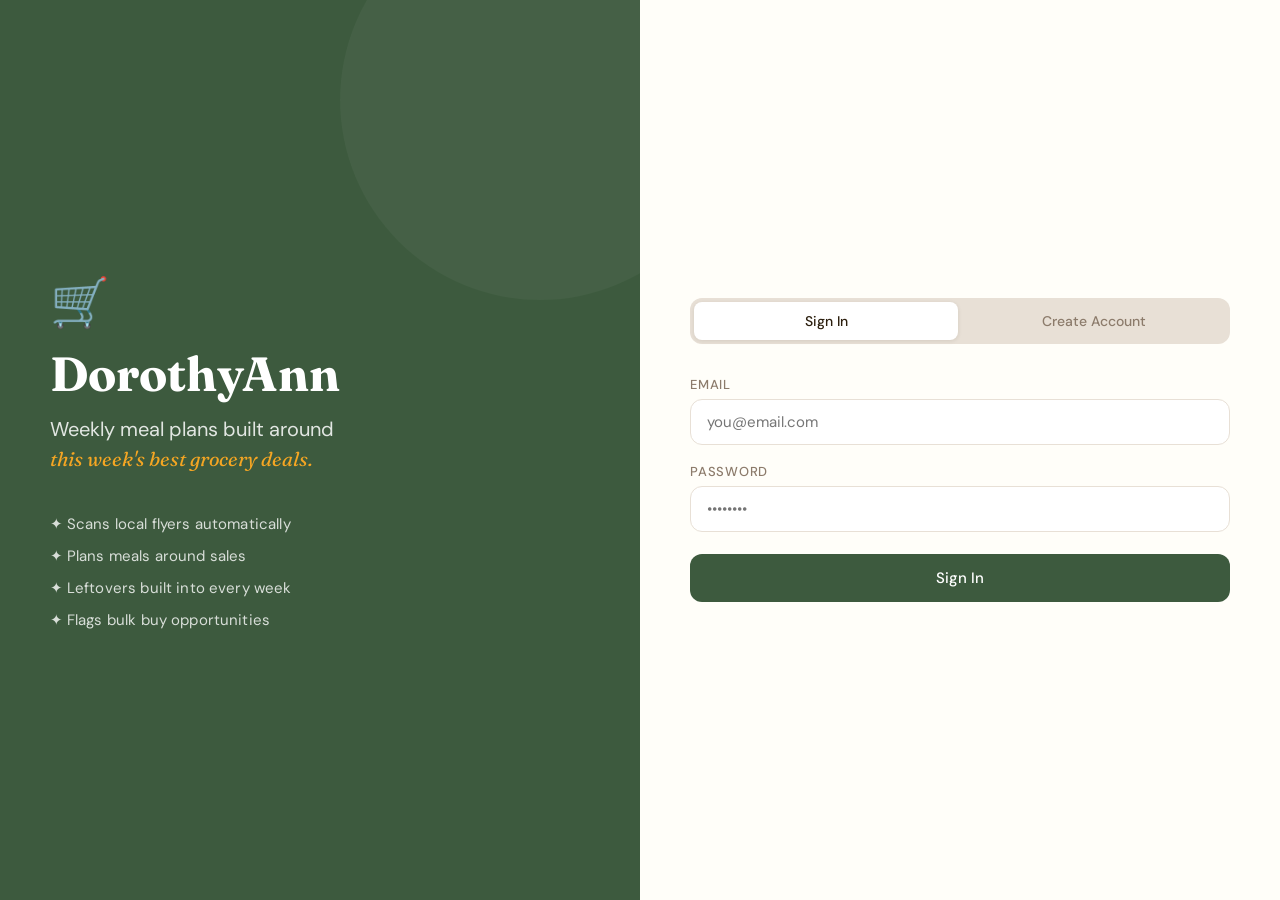
<file: frontend/index.html>
<!DOCTYPE html>
<html lang="en">
<head>
  <meta charset="UTF-8" />
  <meta name="viewport" content="width=device-width, initial-scale=1.0" />
  <title>DorothyAnn — Smart Grocery Planning</title>
  <link rel="preconnect" href="https://fonts.googleapis.com" />
  <link href="https://fonts.googleapis.com/css2?family=Fraunces:ital,wght@0,400;0,700;1,400&family=DM+Sans:wght@300;400;500&display=swap" rel="stylesheet" />
  <link rel="stylesheet" href="css/style.css" />
</head>
<body>

  <!-- LANDING / AUTH SCREEN -->
  <div id="auth-screen" class="screen">
    <div class="auth-layout">
      <div class="auth-brand">
        <div class="brand-mark">🛒</div>
        <h1 class="brand-name">DorothyAnn</h1>
        <p class="brand-tagline">Weekly meal plans built around<br/><em>this week's best grocery deals.</em></p>
        <ul class="brand-features">
          <li>✦ Scans local flyers automatically</li>
          <li>✦ Plans meals around sales</li>
          <li>✦ Leftovers built into every week</li>
          <li>✦ Flags bulk buy opportunities</li>
        </ul>
      </div>

      <div class="auth-card">
        <div class="auth-tabs">
          <button class="tab-btn active" onclick="showTab('login')">Sign In</button>
          <button class="tab-btn" onclick="showTab('register')">Create Account</button>
        </div>

        <!-- Login Form -->
        <div id="tab-login" class="tab-content active">
          <div class="form-group">
            <label>Email</label>
            <input type="email" id="login-email" placeholder="you@email.com" />
          </div>
          <div class="form-group">
            <label>Password</label>
            <input type="password" id="login-password" placeholder="••••••••" />
          </div>
          <div id="login-error" class="error-msg hidden"></div>
          <button class="btn-primary" onclick="login()">Sign In</button>
        </div>

        <!-- Register Form -->
        <div id="tab-register" class="tab-content">
          <div class="form-group">
            <label>Your Name</label>
            <input type="text" id="reg-name" placeholder="First name" />
          </div>
          <div class="form-group">
            <label>Email</label>
            <input type="email" id="reg-email" placeholder="you@email.com" />
          </div>
          <div class="form-group">
            <label>Password</label>
            <input type="password" id="reg-password" placeholder="Choose a password" />
          </div>
          <div id="reg-error" class="error-msg hidden"></div>
          <button class="btn-primary" onclick="register()">Create Account</button>
        </div>
      </div>
    </div>
  </div>

  <!-- DASHBOARD SCREEN -->
  <div id="dashboard-screen" class="screen hidden">
    <nav class="navbar">
      <span class="nav-brand">🛒 DorothyAnn</span>
      <div class="nav-links">
        <a href="pages/meal-plan.html" class="nav-link">Meal Plan</a>
        <a href="pages/flyers.html" class="nav-link">Flyers</a>
        <a href="pages/profile.html" class="nav-link">My Profile</a>
        <button class="btn-logout" onclick="logout()">Sign Out</button>
      </div>
    </nav>

    <main class="dashboard">
      <div class="welcome-banner">
        <h2>Good to see you, <span id="user-name">there</span>! 👋</h2>
        <p>Here's your grocery snapshot for this week.</p>
      </div>

      <div class="cards-grid">
        <div class="card" onclick="window.location='pages/flyers.html'">
          <div class="card-icon">📋</div>
          <h3>Scan Flyers</h3>
          <p>Upload this week's flyers to find the best deals</p>
          <span class="card-action">Get started →</span>
        </div>
        <div class="card" onclick="window.location='pages/meal-plan.html'">
          <div class="card-icon">🍽️</div>
          <h3>Meal Plan</h3>
          <p>Build your weekly meals around current sales</p>
          <span class="card-action">Plan this week →</span>
        </div>
        <div class="card" onclick="window.location='pages/profile.html'">
          <div class="card-icon">⚙️</div>
          <h3>My Profile</h3>
          <p>Set your preferences, stores, and dislikes</p>
          <span class="card-action">Update profile →</span>
        </div>
      </div>

      <div class="setup-prompt" id="setup-prompt">
        <p>🚀 <strong>Get started:</strong> First, set up your profile so DorothyAnn knows your preferred stores and food preferences.</p>
        <a href="pages/profile.html" class="btn-secondary">Set Up Profile</a>
      </div>
    </main>
  </div>

  <script src="js/api.js"></script>
  <script src="js/app.js"></script>
</body>
</html>
</file>
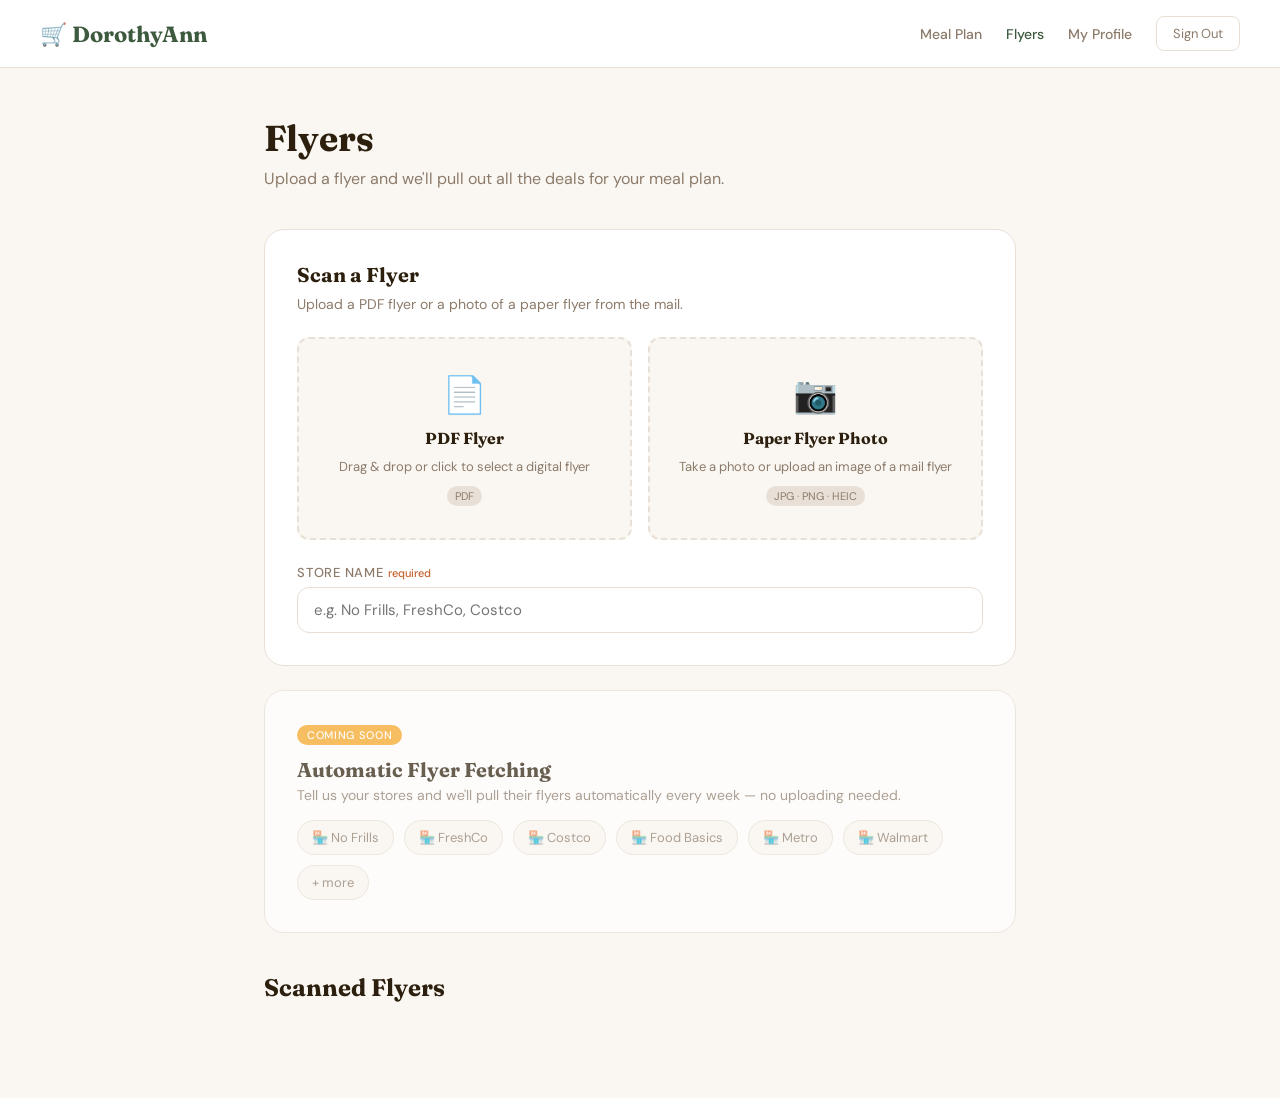
<file: frontend/pages/flyers.html>
<!DOCTYPE html>
<html lang="en">
<head>
  <meta charset="UTF-8" />
  <meta name="viewport" content="width=device-width, initial-scale=1.0" />
  <title>DorothyAnn — Flyers</title>
  <link rel="preconnect" href="https://fonts.googleapis.com" />
  <link href="https://fonts.googleapis.com/css2?family=Fraunces:ital,wght@0,400;0,700;1,400&family=DM+Sans:wght@300;400;500&display=swap" rel="stylesheet" />
  <link rel="stylesheet" href="../css/style.css" />
  <style>
    .page-main {
      max-width: 800px;
      margin: 0 auto;
      padding: 48px 24px 80px;
    }

    .page-header { margin-bottom: 40px; }
    .page-header h1 {
      font-family: var(--font-display);
      font-size: 36px;
      color: var(--bark);
      margin-bottom: 8px;
    }
    .page-header p { color: var(--stone); font-size: 16px; }

    /* --- Upload Card --- */
    .upload-card {
      background: white;
      border-radius: var(--radius-lg);
      border: 1.5px solid var(--stone-light);
      padding: 32px;
      margin-bottom: 24px;
    }

    .section-title { font-family: var(--font-display); font-size: 20px; color: var(--bark); margin-bottom: 8px; }
    .section-subtitle { font-size: 14px; color: var(--stone); margin-bottom: 24px; }

    .upload-options {
      display: grid;
      grid-template-columns: 1fr 1fr;
      gap: 16px;
      margin-bottom: 24px;
    }

    .upload-zone {
      border: 2px dashed var(--stone-light);
      border-radius: var(--radius);
      padding: 32px 20px;
      text-align: center;
      cursor: pointer;
      transition: all 0.2s;
      display: flex;
      flex-direction: column;
      align-items: center;
      gap: 10px;
      background: var(--cream);
    }
    .upload-zone:hover, .upload-zone.dragover { border-color: var(--moss); background: #f0f5f0; }
    .upload-zone input[type="file"] { display: none; }
    .upload-icon { font-size: 36px; }
    .upload-zone h3 { font-family: var(--font-display); font-size: 16px; color: var(--bark); }
    .upload-zone p { font-size: 13px; color: var(--stone); line-height: 1.4; }
    .upload-zone .file-types {
      font-size: 11px; color: var(--stone);
      background: var(--stone-light); padding: 3px 8px; border-radius: 20px;
    }

    .store-name-row { display: flex; gap: 12px; align-items: flex-end; }
    .store-name-row .form-group { flex: 1; display: flex; flex-direction: column; gap: 6px; }
    .store-name-row label { font-size: 13px; font-weight: 500; color: var(--stone); text-transform: uppercase; letter-spacing: 0.06em; }
    .store-name-row input {
      padding: 12px 16px;
      border: 1.5px solid var(--stone-light);
      border-radius: var(--radius);
      font-family: var(--font-body);
      font-size: 15px;
      color: var(--bark);
      background: white;
      transition: border-color 0.2s;
    }
    .store-name-row input:focus { outline: none; border-color: var(--moss); }

    /* --- Coming Soon --- */
    .coming-soon-card {
      background: white; border-radius: var(--radius-lg);
      border: 1.5px solid var(--stone-light); padding: 32px;
      margin-bottom: 32px; opacity: 0.7;
    }
    .coming-soon-badge {
      display: inline-block; background: var(--amber-light); color: white;
      font-size: 11px; font-weight: 500; padding: 3px 10px; border-radius: 20px;
      text-transform: uppercase; letter-spacing: 0.06em; margin-bottom: 12px;
    }
    .store-chips { display: flex; flex-wrap: wrap; gap: 10px; margin-top: 16px; }
    .store-chip {
      display: flex; align-items: center; gap: 6px;
      padding: 8px 14px; background: var(--cream);
      border: 1.5px solid var(--stone-light); border-radius: 20px;
      font-size: 13px; color: var(--stone);
    }

    /* --- Spinner --- */
    #scan-status {
      display: none; background: white; border-radius: var(--radius-lg);
      border: 1.5px solid var(--moss); padding: 32px;
      margin-bottom: 24px; text-align: center;
    }
    .spinner {
      width: 40px; height: 40px;
      border: 3px solid var(--stone-light); border-top-color: var(--moss);
      border-radius: 50%; animation: spin 0.8s linear infinite; margin: 0 auto 16px;
    }
    @keyframes spin { to { transform: rotate(360deg); } }
    .scan-status-title { font-family: var(--font-display); font-size: 18px; color: var(--bark); margin-bottom: 6px; }
    .scan-status-sub { font-size: 14px; color: var(--stone); }

    /* --- Scan Summary --- */
    #scan-summary {
      display: none; background: #f0fdf4; border: 1.5px solid #86efac;
      border-radius: var(--radius-lg); padding: 28px 32px; margin-bottom: 24px;
    }
    .summary-header { display: flex; align-items: center; gap: 12px; margin-bottom: 16px; }
    .summary-header h3 { font-family: var(--font-display); font-size: 20px; color: #15803d; }
    .summary-stats { display: flex; gap: 32px; }
    .summary-stat { display: flex; flex-direction: column; gap: 2px; }
    .summary-stat .stat-value { font-family: var(--font-display); font-size: 28px; color: var(--moss); font-weight: 700; }
    .summary-stat .stat-label { font-size: 13px; color: #16a34a; }

    /* --- Flyer List --- */
    .flyers-list-section { margin-top: 40px; }
    .flyers-list-header { display: flex; align-items: baseline; justify-content: space-between; margin-bottom: 16px; }
    .flyers-list-header h2 { font-family: var(--font-display); font-size: 24px; color: var(--bark); }
    .flyer-count { font-size: 13px; color: var(--stone); }

    .empty-state {
      background: white; border-radius: var(--radius-lg);
      border: 1.5px dashed var(--stone-light); padding: 48px 32px;
      text-align: center; color: var(--stone);
    }
    .empty-state p:first-child { font-size: 32px; margin-bottom: 12px; }
    .empty-state p:last-child { font-size: 15px; }

    .flyer-item {
      background: white; border-radius: var(--radius);
      border: 1.5px solid var(--stone-light); padding: 20px 24px;
      margin-bottom: 12px; display: flex; align-items: center;
      gap: 20px; transition: all 0.2s; cursor: pointer;
    }
    .flyer-item:hover { border-color: var(--moss); transform: translateY(-1px); box-shadow: 0 4px 16px var(--shadow); }
    .flyer-store-icon {
      width: 44px; height: 44px; background: var(--cream);
      border-radius: 10px; display: flex; align-items: center;
      justify-content: center; font-size: 22px; flex-shrink: 0;
      border: 1px solid var(--stone-light);
    }
    .flyer-info { flex: 1; }
    .flyer-store-name { font-family: var(--font-display); font-size: 17px; color: var(--bark); margin-bottom: 3px; }
    .flyer-meta { font-size: 13px; color: var(--stone); }
    .flyer-stats { display: flex; gap: 20px; text-align: right; }
    .flyer-stat { display: flex; flex-direction: column; align-items: flex-end; gap: 2px; }
    .flyer-stat .val { font-family: var(--font-display); font-size: 20px; color: var(--bark); }
    .flyer-stat .lbl { font-size: 11px; color: var(--stone); text-transform: uppercase; letter-spacing: 0.05em; }
    .flyer-chevron { font-size: 18px; color: var(--stone-light); margin-left: 8px; }
    .bulk-badge {
      background: #fff8ed; color: var(--amber);
      border: 1px solid var(--amber-light); border-radius: 6px;
      padding: 2px 8px; font-size: 11px; font-weight: 500;
    }

    /* --- Error / Modal helpers --- */
    .error-msg {
      background: #fef2f2; color: #dc2626; padding: 12px 16px;
      border-radius: var(--radius); font-size: 14px;
      border: 1px solid #fecaca; margin-top: 12px;
    }

    /* ===== FLYER DETAIL MODAL ===== */
    .modal-overlay {
      position: fixed; inset: 0;
      background: rgba(44, 31, 14, 0.5);
      backdrop-filter: blur(2px);
      z-index: 200;
      display: flex; align-items: flex-start; justify-content: center;
      padding: 40px 16px;
      overflow-y: auto;
    }

    .modal-card {
      background: var(--warm-white);
      border-radius: var(--radius-lg);
      width: 100%; max-width: 680px;
      box-shadow: 0 24px 64px rgba(44,31,14,0.2);
      overflow: hidden;
      animation: slideUp 0.2s ease;
    }

    @keyframes slideUp {
      from { opacity: 0; transform: translateY(16px); }
      to   { opacity: 1; transform: translateY(0); }
    }

    .modal-header {
      background: var(--moss);
      padding: 28px 32px;
      display: flex;
      align-items: flex-start;
      justify-content: space-between;
      gap: 16px;
    }

    .modal-header-info h2 {
      font-family: var(--font-display);
      font-size: 26px;
      color: white;
      margin-bottom: 4px;
    }

    .modal-header-info p {
      font-size: 14px;
      color: rgba(255,255,255,0.75);
    }

    .modal-close {
      background: rgba(255,255,255,0.15);
      border: none; border-radius: 8px;
      width: 36px; height: 36px;
      font-size: 18px; color: white;
      cursor: pointer; flex-shrink: 0;
      display: flex; align-items: center; justify-content: center;
      transition: background 0.2s;
    }
    .modal-close:hover { background: rgba(255,255,255,0.25); }

    .modal-body { padding: 28px 32px; }

    /* Bulk Deals Section */
    .bulk-section {
      background: #fff8ed;
      border: 1.5px solid var(--amber-light);
      border-radius: var(--radius);
      padding: 20px 24px;
      margin-bottom: 28px;
    }

    .bulk-section-title {
      display: flex;
      align-items: center;
      gap: 8px;
      font-family: var(--font-display);
      font-size: 18px;
      color: var(--amber);
      margin-bottom: 16px;
    }

    .bulk-deal-row {
      display: flex;
      align-items: baseline;
      justify-content: space-between;
      gap: 12px;
      padding: 10px 0;
      border-bottom: 1px solid #fde68a;
    }
    .bulk-deal-row:last-child { border-bottom: none; }

    .bulk-deal-name {
      font-size: 15px;
      font-weight: 500;
      color: var(--bark);
      flex: 1;
    }

    .bulk-deal-note {
      font-size: 12px;
      color: var(--amber);
      margin-top: 2px;
    }

    .bulk-deal-price {
      font-family: var(--font-display);
      font-size: 18px;
      color: var(--amber);
      white-space: nowrap;
    }

    /* Items Table */
    .items-section-title {
      font-family: var(--font-display);
      font-size: 18px;
      color: var(--bark);
      margin-bottom: 16px;
    }

    .items-table {
      width: 100%;
      border-collapse: collapse;
      font-size: 14px;
    }

    .items-table th {
      text-align: left;
      font-size: 11px;
      font-weight: 500;
      color: var(--stone);
      text-transform: uppercase;
      letter-spacing: 0.06em;
      padding: 8px 12px;
      border-bottom: 2px solid var(--stone-light);
    }

    .items-table td {
      padding: 10px 12px;
      border-bottom: 1px solid var(--stone-light);
      color: var(--bark);
      vertical-align: middle;
    }

    .items-table tr:last-child td { border-bottom: none; }
    .items-table tr:hover td { background: var(--cream); }

    .item-price {
      font-family: var(--font-display);
      font-size: 16px;
      color: var(--moss);
      white-space: nowrap;
    }

    .item-unit { font-size: 12px; color: var(--stone); }

    .category-pill {
      display: inline-block;
      font-size: 11px;
      padding: 2px 8px;
      border-radius: 20px;
      background: var(--stone-light);
      color: var(--stone);
      text-transform: capitalize;
    }

    .star-icon { color: var(--amber); font-size: 13px; }

    .modal-loading {
      text-align: center;
      padding: 48px;
      color: var(--stone);
      font-size: 15px;
    }

    @media (max-width: 600px) {
      .upload-options { grid-template-columns: 1fr; }
      .summary-stats { flex-wrap: wrap; gap: 16px; }
      .flyer-stats { gap: 12px; }
      .modal-overlay { padding: 0; align-items: flex-end; }
      .modal-card { border-radius: var(--radius-lg) var(--radius-lg) 0 0; max-width: 100%; }
      .modal-header { padding: 20px; }
      .modal-body { padding: 20px; }
      .items-table th:nth-child(3) { display: none; }
      .items-table td:nth-child(3) { display: none; }
    }
  </style>
</head>
<body>

  <nav class="navbar">
    <a href="/" class="nav-brand" style="text-decoration:none;">🛒 DorothyAnn</a>
    <div class="nav-links">
      <a href="meal-plan.html" class="nav-link">Meal Plan</a>
      <a href="flyers.html" class="nav-link" style="color: var(--moss);">Flyers</a>
      <a href="profile.html" class="nav-link">My Profile</a>
      <button class="btn-logout" onclick="logout()">Sign Out</button>
    </div>
  </nav>

  <main class="page-main">
    <div class="page-header">
      <h1>Flyers</h1>
      <p>Upload a flyer and we'll pull out all the deals for your meal plan.</p>
    </div>

    <!-- Upload Card -->
    <div class="upload-card">
      <h2 class="section-title">Scan a Flyer</h2>
      <p class="section-subtitle">Upload a PDF flyer or a photo of a paper flyer from the mail.</p>

      <div class="upload-options">
        <div class="upload-zone" id="pdf-zone" onclick="document.getElementById('pdf-input').click()"
             ondragover="handleDragOver(event, 'pdf-zone')"
             ondragleave="handleDragLeave('pdf-zone')"
             ondrop="handleDrop(event, 'pdf')">
          <input type="file" id="pdf-input" accept=".pdf" onchange="handleFileSelect(event, 'pdf')" />
          <div class="upload-icon">📄</div>
          <h3>PDF Flyer</h3>
          <p>Drag & drop or click to select a digital flyer</p>
          <span class="file-types">PDF</span>
        </div>

        <div class="upload-zone" id="photo-zone" onclick="document.getElementById('photo-input').click()"
             ondragover="handleDragOver(event, 'photo-zone')"
             ondragleave="handleDragLeave('photo-zone')"
             ondrop="handleDrop(event, 'photo')">
          <input type="file" id="photo-input" accept="image/*" capture="environment" onchange="handleFileSelect(event, 'photo')" />
          <div class="upload-icon">📷</div>
          <h3>Paper Flyer Photo</h3>
          <p>Take a photo or upload an image of a mail flyer</p>
          <span class="file-types">JPG · PNG · HEIC</span>
        </div>
      </div>

      <div class="store-name-row">
        <div class="form-group">
          <label>Store Name <span style="font-size:11px; text-transform:none; letter-spacing:0; color: var(--terracotta);">required</span></label>
          <input type="text" id="store-name-input" placeholder="e.g. No Frills, FreshCo, Costco" />
        </div>
      </div>

      <div id="upload-error" class="error-msg hidden"></div>
    </div>

    <!-- Scan Status Spinner -->
    <div id="scan-status">
      <div class="spinner"></div>
      <p class="scan-status-title">Scanning your flyer…</p>
      <p class="scan-status-sub">Extracting deals and prices</p>
    </div>

    <!-- Scan Summary -->
    <div id="scan-summary">
      <div class="summary-header">
        <span style="font-size:28px;">✅</span>
        <h3>Flyer scanned successfully!</h3>
      </div>
      <div class="summary-stats">
        <div class="summary-stat">
          <span class="stat-value" id="summary-items">—</span>
          <span class="stat-label">Items found</span>
        </div>
        <div class="summary-stat">
          <span class="stat-value" id="summary-bulk">—</span>
          <span class="stat-label">Bulk buy deals</span>
        </div>
        <div class="summary-stat">
          <span class="stat-value" id="summary-store">—</span>
          <span class="stat-label">Store</span>
        </div>
      </div>
    </div>

    <!-- Coming Soon: Auto-fetch -->
    <div class="coming-soon-card">
      <div class="coming-soon-badge">Coming Soon</div>
      <h2 class="section-title" style="margin-bottom: 4px;">Automatic Flyer Fetching</h2>
      <p class="section-subtitle" style="margin-bottom: 0;">
        Tell us your stores and we'll pull their flyers automatically every week — no uploading needed.
      </p>
      <div class="store-chips">
        <div class="store-chip">🏪 No Frills</div>
        <div class="store-chip">🏪 FreshCo</div>
        <div class="store-chip">🏪 Costco</div>
        <div class="store-chip">🏪 Food Basics</div>
        <div class="store-chip">🏪 Metro</div>
        <div class="store-chip">🏪 Walmart</div>
        <div class="store-chip">+ more</div>
      </div>
    </div>

    <!-- Scanned Flyers List -->
    <div class="flyers-list-section">
      <div class="flyers-list-header">
        <h2>Scanned Flyers</h2>
        <span class="flyer-count" id="flyer-count"></span>
      </div>
      <div id="flyers-list"></div>
    </div>
  </main>

  <!-- Flyer Detail Modal -->
  <div id="flyer-modal" class="modal-overlay hidden" onclick="handleModalClick(event)">
    <div class="modal-card" id="modal-card">
      <div id="modal-content">
        <div class="modal-loading">Loading flyer details…</div>
      </div>
    </div>
  </div>

  <script src="../js/api.js"></script>
  <script>
    window.addEventListener("DOMContentLoaded", async () => {
      const user = await api.get("/auth/me");
      if (!user.id) { window.location.href = "/"; return; }
      renderFlyerList();
    });

    // --- Drag & Drop ---
    function handleDragOver(e, zoneId) {
      e.preventDefault();
      document.getElementById(zoneId).classList.add("dragover");
    }
    function handleDragLeave(zoneId) {
      document.getElementById(zoneId).classList.remove("dragover");
    }
    function handleDrop(e, type) {
      e.preventDefault();
      const zoneId = type === "pdf" ? "pdf-zone" : "photo-zone";
      document.getElementById(zoneId).classList.remove("dragover");
      const file = e.dataTransfer.files[0];
      if (file) scanFlyer(file);
    }
    function handleFileSelect(e, type) {
      const file = e.target.files[0];
      if (file) scanFlyer(file);
      e.target.value = "";
    }

    // --- Scan ---
    async function scanFlyer(file) {
      const storeName = document.getElementById("store-name-input").value.trim()
        || guessStoreName(file.name);

      if (!storeName) {
        showError("Please enter the store name before uploading.");
        return;
      }

      hideEl("scan-summary");
      hideEl("upload-error");
      showEl("scan-status");

      const formData = new FormData();
      formData.append("file", file);
      formData.append("store_name", storeName);

      try {
        const res = await fetch(`${API_BASE}/flyers/scan`, {
          method: "POST",
          credentials: "include",
          body: formData,
        });

        hideEl("scan-status");

        const data = await res.json();
        if (data.error) { showError(data.error); return; }

        document.getElementById("summary-items").textContent = data.items ?? "—";
        document.getElementById("summary-bulk").textContent = data.bulk_deals ?? "—";
        document.getElementById("summary-store").textContent = data.store;
        showEl("scan-summary");
        document.getElementById("store-name-input").value = "";

        renderFlyerList();

      } catch (err) {
        hideEl("scan-status");
        showError("Could not connect to the server. Make sure the backend is running.");
      }
    }

    function guessStoreName(filename) {
      const known = ["nofrills", "freshco", "costco", "metro", "walmart", "foodbasics", "sobeys", "loblaws", "lawtons"];
      const lower = filename.toLowerCase().replace(/[\s_-]/g, "");
      return known.find(s => lower.includes(s)) ?? "";
    }

    // --- Flyer List (from API) ---
    async function renderFlyerList() {
      const listEl = document.getElementById("flyers-list");
      const countEl = document.getElementById("flyer-count");

      const scans = await api.get("/flyers");
      if (scans.error || !scans.length) {
        countEl.textContent = "";
        listEl.innerHTML = `
          <div class="empty-state">
            <p>📋</p>
            <p>No flyers scanned yet — upload one above to get started.</p>
          </div>`;
        return;
      }

      countEl.textContent = `${scans.length} flyer${scans.length !== 1 ? "s" : ""}`;
      listEl.innerHTML = scans.map(s => {
        const date = new Date(s.scanned_at).toLocaleDateString("en-CA", { month: "short", day: "numeric", year: "numeric" });
        const bulkBadge = s.bulk_deal_count ? `<span class="bulk-badge">🏷️ ${s.bulk_deal_count} bulk</span>` : "";
        return `
          <div class="flyer-item" onclick="openFlyerDetail(${s.id})">
            <div class="flyer-store-icon">🏪</div>
            <div class="flyer-info">
              <div class="flyer-store-name">${escapeHtml(s.store)} ${bulkBadge}</div>
              <div class="flyer-meta">Scanned ${date}${s.flyer_date ? " · " + escapeHtml(s.flyer_date) : ""}${s.source_url ? " · Web" : ""}</div>
            </div>
            <div class="flyer-stats">
              <div class="flyer-stat">
                <span class="val">${s.item_count}</span>
                <span class="lbl">Items</span>
              </div>
              <div class="flyer-stat">
                <span class="val">${s.bulk_deal_count}</span>
                <span class="lbl">Bulk</span>
              </div>
            </div>
            <span class="flyer-chevron">›</span>
          </div>`;
      }).join("");
    }

    // --- Flyer Detail Modal ---
    async function openFlyerDetail(scanId) {
      const modal = document.getElementById("flyer-modal");
      document.getElementById("modal-content").innerHTML = `<div class="modal-loading"><div class="spinner" style="margin:0 auto 12px;"></div>Loading…</div>`;
      modal.classList.remove("hidden");
      document.body.style.overflow = "hidden";

      const scan = await api.get(`/flyers/${scanId}`);
      if (scan.error) {
        document.getElementById("modal-content").innerHTML = `<div class="modal-loading">Could not load flyer details.</div>`;
        return;
      }

      const scannedDate = new Date(scan.scanned_at).toLocaleDateString("en-CA", { month: "long", day: "numeric", year: "numeric" });
      const bulkDeals = scan.bulk_deals || [];
      const items = scan.items || [];

      // Sort items: bulk buys first, then by category
      items.sort((a, b) => {
        if (a.bulk_buy && !b.bulk_buy) return -1;
        if (!a.bulk_buy && b.bulk_buy) return 1;
        return (a.category || "").localeCompare(b.category || "");
      });

      const bulkHtml = bulkDeals.length ? `
        <div class="bulk-section">
          <div class="bulk-section-title">🏷️ Bulk Buy Deals</div>
          ${bulkDeals.map(b => `
            <div class="bulk-deal-row">
              <div>
                <div class="bulk-deal-name">${escapeHtml(b.name)}</div>
                ${b.note ? `<div class="bulk-deal-note">${escapeHtml(b.note)}</div>` : ""}
              </div>
              <div class="bulk-deal-price">$${b.price} <span style="font-size:12px;color:var(--amber);">${escapeHtml(b.unit || "")}</span></div>
            </div>`).join("")}
        </div>` : "";

      const itemsHtml = `
        <div class="items-section-title">All Items (${items.length})</div>
        <table class="items-table">
          <thead>
            <tr>
              <th>Item</th>
              <th>Category</th>
              <th>Unit</th>
              <th style="text-align:right;">Price</th>
            </tr>
          </thead>
          <tbody>
            ${items.map(item => `
              <tr>
                <td>${item.bulk_buy ? '<span class="star-icon">★ </span>' : ""}${escapeHtml(item.name)}</td>
                <td><span class="category-pill">${escapeHtml(item.category || "other")}</span></td>
                <td class="item-unit">${escapeHtml(item.unit || "")}</td>
                <td style="text-align:right;" class="item-price">$${item.price ?? "—"}</td>
              </tr>`).join("")}
          </tbody>
        </table>`;

      document.getElementById("modal-content").innerHTML = `
        <div class="modal-header">
          <div class="modal-header-info">
            <h2>${escapeHtml(scan.store)}</h2>
            <p>${scan.flyer_date ? escapeHtml(scan.flyer_date) + " · " : ""}Scanned ${scannedDate}${scan.source_url ? ` · <a href="${escapeHtml(scan.source_url)}" target="_blank" rel="noopener" style="color:var(--moss);">View source</a>` : ""}</p>
          </div>
          <button class="modal-close" onclick="closeModal()">✕</button>
        </div>
        <div class="modal-body">
          ${bulkHtml}
          ${itemsHtml}
        </div>`;
    }

    function closeModal() {
      document.getElementById("flyer-modal").classList.add("hidden");
      document.body.style.overflow = "";
    }

    function handleModalClick(e) {
      if (e.target === document.getElementById("flyer-modal")) closeModal();
    }

    document.addEventListener("keydown", e => { if (e.key === "Escape") closeModal(); });

    // --- Helpers ---
    function showEl(id) { document.getElementById(id).style.display = "block"; }
    function hideEl(id) { document.getElementById(id).style.display = "none"; }

    function showError(msg) {
      const el = document.getElementById("upload-error");
      el.textContent = msg;
      el.classList.remove("hidden");
    }

    function escapeHtml(str) {
      return String(str).replace(/&/g,"&amp;").replace(/</g,"&lt;").replace(/>/g,"&gt;");
    }

    async function logout() {
      await api.post("/auth/logout", {});
      window.location.href = "/";
    }
  </script>
</body>
</html>
</file>
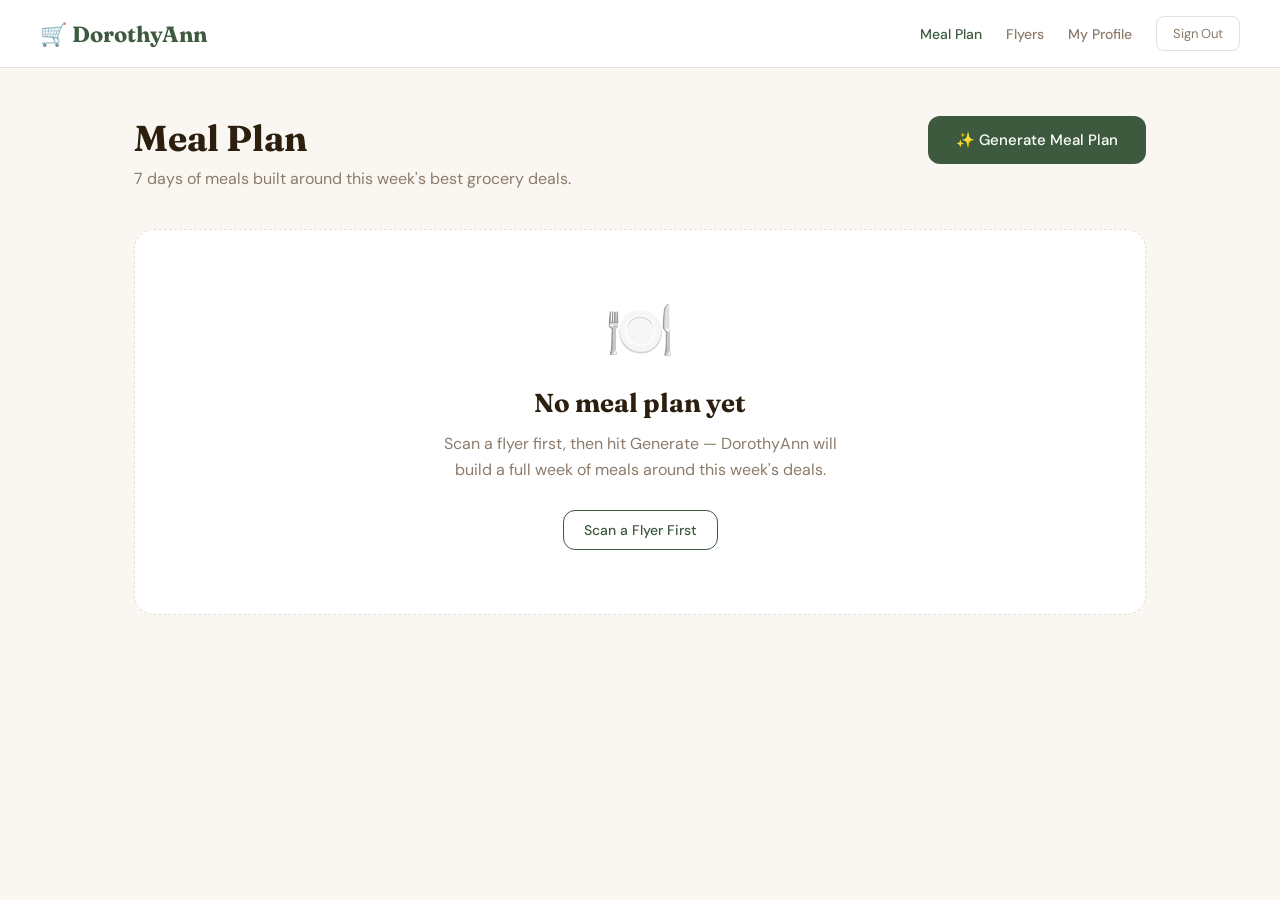
<file: frontend/pages/meal-plan.html>
<!DOCTYPE html>
<html lang="en">
<head>
  <meta charset="UTF-8" />
  <meta name="viewport" content="width=device-width, initial-scale=1.0" />
  <title>DorothyAnn — Meal Plan</title>
  <link rel="preconnect" href="https://fonts.googleapis.com" />
  <link href="https://fonts.googleapis.com/css2?family=Fraunces:ital,wght@0,400;0,700;1,400&family=DM+Sans:wght@300;400;500&display=swap" rel="stylesheet" />
  <link rel="stylesheet" href="../css/style.css" />
  <style>
    .page-main {
      max-width: 1060px;
      margin: 0 auto;
      padding: 48px 24px 80px;
    }

    /* --- Page Header --- */
    .plan-header {
      display: flex;
      align-items: flex-start;
      justify-content: space-between;
      gap: 24px;
      margin-bottom: 40px;
      flex-wrap: wrap;
    }

    .plan-header h1 {
      font-family: var(--font-display);
      font-size: 36px;
      color: var(--bark);
      margin-bottom: 8px;
    }

    .plan-header p { color: var(--stone); font-size: 16px; }

    .generate-btn {
      display: flex;
      align-items: center;
      gap: 10px;
      padding: 14px 28px;
      background: var(--moss);
      color: white;
      border: none;
      border-radius: var(--radius);
      font-family: var(--font-body);
      font-size: 15px;
      font-weight: 500;
      cursor: pointer;
      transition: background 0.2s, transform 0.1s;
      white-space: nowrap;
      flex-shrink: 0;
    }

    .generate-btn:hover { background: var(--moss-light); }
    .generate-btn:active { transform: scale(0.99); }
    .generate-btn:disabled { background: var(--stone); cursor: not-allowed; transform: none; }

    /* --- Empty State --- */
    .empty-state {
      background: white;
      border-radius: var(--radius-lg);
      border: 1.5px dashed var(--stone-light);
      padding: 64px 32px;
      text-align: center;
    }

    .empty-icon { font-size: 56px; margin-bottom: 20px; }

    .empty-state h2 {
      font-family: var(--font-display);
      font-size: 26px;
      color: var(--bark);
      margin-bottom: 12px;
    }

    .empty-state p {
      color: var(--stone);
      font-size: 16px;
      max-width: 420px;
      margin: 0 auto 28px;
      line-height: 1.6;
    }

    /* --- Loading --- */
    #plan-loading {
      display: none;
      background: white;
      border-radius: var(--radius-lg);
      border: 1.5px solid var(--moss);
      padding: 48px 32px;
      text-align: center;
    }

    .spinner {
      width: 44px; height: 44px;
      border: 3px solid var(--stone-light);
      border-top-color: var(--moss);
      border-radius: 50%;
      animation: spin 0.8s linear infinite;
      margin: 0 auto 20px;
    }

    @keyframes spin { to { transform: rotate(360deg); } }

    .loading-title {
      font-family: var(--font-display);
      font-size: 22px;
      color: var(--bark);
      margin-bottom: 8px;
    }

    .loading-steps {
      list-style: none;
      display: flex;
      flex-direction: column;
      gap: 6px;
      margin-top: 20px;
      text-align: left;
      max-width: 320px;
      margin-left: auto;
      margin-right: auto;
    }

    .loading-steps li {
      font-size: 14px;
      color: var(--stone);
      display: flex;
      align-items: center;
      gap: 8px;
    }

    .loading-steps li.active { color: var(--moss); font-weight: 500; }
    .loading-steps li.done { color: var(--stone); }
    .loading-steps li.done::before { content: "✓"; color: var(--moss); }
    .loading-steps li.active::before { content: "›"; }
    .loading-steps li:not(.active):not(.done)::before { content: "·"; }

    /* --- Results wrapper --- */
    #plan-results { display: none; }

    /* --- Bulk Buy Alerts --- */
    .bulk-alerts {
      display: flex;
      flex-direction: column;
      gap: 12px;
      margin-bottom: 40px;
    }

    .bulk-alert {
      background: #fff8ed;
      border: 1.5px solid var(--amber-light);
      border-radius: var(--radius);
      padding: 16px 20px;
      display: flex;
      align-items: center;
      gap: 16px;
    }

    .bulk-alert-icon { font-size: 24px; flex-shrink: 0; }

    .bulk-alert-body { flex: 1; }

    .bulk-alert-title {
      font-weight: 500;
      color: var(--bark);
      font-size: 15px;
      margin-bottom: 2px;
    }

    .bulk-alert-sub { font-size: 13px; color: var(--stone); }

    .bulk-alert-price {
      font-family: var(--font-display);
      font-size: 22px;
      color: var(--amber);
      white-space: nowrap;
    }

    .bulk-alert-store {
      font-size: 11px;
      color: var(--amber);
      text-transform: uppercase;
      letter-spacing: 0.05em;
    }

    /* --- Section Header --- */
    .section-heading {
      font-family: var(--font-display);
      font-size: 26px;
      color: var(--bark);
      margin-bottom: 24px;
      display: flex;
      align-items: baseline;
      gap: 12px;
    }

    .section-heading span {
      font-family: var(--font-body);
      font-size: 13px;
      color: var(--stone);
      font-weight: 400;
    }

    /* --- Weekly Calendar Grid --- */
    .week-grid {
      display: grid;
      grid-template-columns: repeat(auto-fill, minmax(260px, 1fr));
      gap: 16px;
      margin-bottom: 56px;
    }

    .day-card {
      background: white;
      border-radius: var(--radius-lg);
      border: 1.5px solid var(--stone-light);
      overflow: hidden;
    }

    .day-header {
      background: var(--moss);
      padding: 14px 18px;
      display: flex;
      align-items: baseline;
      justify-content: space-between;
    }

    .day-name {
      font-family: var(--font-display);
      font-size: 18px;
      color: white;
    }

    .day-date { font-size: 13px; color: rgba(255,255,255,0.7); }

    .meals-list { padding: 4px 0; }

    .meal-slot {
      padding: 14px 18px;
      border-bottom: 1px solid var(--stone-light);
      position: relative;
    }

    .meal-slot:last-child { border-bottom: none; }

    .meal-slot.is-leftover { background: #fefce8; }

    .meal-label {
      font-size: 10px;
      font-weight: 500;
      text-transform: uppercase;
      letter-spacing: 0.08em;
      color: var(--stone);
      margin-bottom: 4px;
      display: flex;
      align-items: center;
      justify-content: space-between;
    }

    .leftover-badge {
      background: #fef9c3;
      color: #a16207;
      border: 1px solid #fde68a;
      border-radius: 4px;
      padding: 1px 6px;
      font-size: 10px;
      font-weight: 500;
    }

    .meal-name {
      font-size: 14px;
      color: var(--bark);
      line-height: 1.4;
      margin-bottom: 8px;
    }

    .sale-tags {
      display: flex;
      flex-wrap: wrap;
      gap: 4px;
    }

    .sale-tag {
      background: #f0fdf4;
      color: var(--moss);
      border: 1px solid #bbf7d0;
      border-radius: 4px;
      padding: 2px 7px;
      font-size: 11px;
      white-space: nowrap;
    }

    /* --- Shopping List --- */
    .shopping-list { margin-top: 8px; }

    .store-section {
      background: white;
      border-radius: var(--radius-lg);
      border: 1.5px solid var(--stone-light);
      overflow: hidden;
      margin-bottom: 20px;
    }

    .store-header {
      background: var(--cream);
      padding: 16px 24px;
      display: flex;
      align-items: center;
      gap: 12px;
      border-bottom: 1px solid var(--stone-light);
    }

    .store-header-icon { font-size: 20px; }

    .store-header-name {
      font-family: var(--font-display);
      font-size: 18px;
      color: var(--bark);
      flex: 1;
    }

    .store-total {
      font-size: 13px;
      color: var(--stone);
    }

    .shopping-item {
      display: flex;
      align-items: center;
      gap: 14px;
      padding: 12px 24px;
      border-bottom: 1px solid var(--stone-light);
    }

    .shopping-item:last-child { border-bottom: none; }

    .shopping-check {
      width: 18px; height: 18px;
      accent-color: var(--moss);
      cursor: pointer;
      flex-shrink: 0;
    }

    .shopping-item-name {
      flex: 1;
      font-size: 15px;
      color: var(--bark);
    }

    .shopping-item-qty {
      font-size: 13px;
      color: var(--stone);
      margin-right: 8px;
    }

    .shopping-item-price {
      font-family: var(--font-display);
      font-size: 16px;
      color: var(--moss);
      white-space: nowrap;
    }

    .no-scans-notice {
      background: #fff8ed;
      border: 1.5px solid var(--amber-light);
      border-radius: var(--radius);
      padding: 16px 20px;
      font-size: 14px;
      color: var(--bark);
      margin-bottom: 24px;
    }

    @media (max-width: 600px) {
      .plan-header { flex-direction: column; }
      .generate-btn { width: 100%; justify-content: center; }
      .week-grid { grid-template-columns: 1fr; }
      .bulk-alert { flex-wrap: wrap; }
    }
  </style>
</head>
<body>

  <nav class="navbar">
    <a href="/" class="nav-brand" style="text-decoration:none;">🛒 DorothyAnn</a>
    <div class="nav-links">
      <a href="meal-plan.html" class="nav-link" style="color: var(--moss);">Meal Plan</a>
      <a href="flyers.html" class="nav-link">Flyers</a>
      <a href="profile.html" class="nav-link">My Profile</a>
      <button class="btn-logout" onclick="logout()">Sign Out</button>
    </div>
  </nav>

  <main class="page-main">

    <div class="plan-header">
      <div>
        <h1>Meal Plan</h1>
        <p>7 days of meals built around this week's best grocery deals.</p>
      </div>
      <button class="generate-btn" id="generate-btn" onclick="generatePlan()">
        ✨ Generate Meal Plan
      </button>
    </div>

    <!-- Empty state -->
    <div id="plan-empty">
      <div class="empty-state">
        <div class="empty-icon">🍽️</div>
        <h2>No meal plan yet</h2>
        <p>Scan a flyer first, then hit Generate — DorothyAnn will build a full week of meals around this week's deals.</p>
        <a href="flyers.html" class="btn-secondary">Scan a Flyer First</a>
      </div>
    </div>

    <!-- Loading -->
    <div id="plan-loading">
      <div class="spinner"></div>
      <p class="loading-title">Building your meal plan…</p>
      <p style="color: var(--stone); font-size: 14px;">This takes about 30 seconds</p>
      <ul class="loading-steps" id="loading-steps">
        <li class="active" id="step-1">Reading your scanned flyers</li>
        <li id="step-2">Checking your profile preferences</li>
        <li id="step-3">Selecting meals around sale items</li>
        <li id="step-4">Planning leftovers to reduce waste</li>
        <li id="step-5">Building your shopping list</li>
      </ul>
    </div>

    <!-- Results -->
    <div id="plan-results">

      <!-- Bulk buy alerts -->
      <div id="bulk-alerts" class="bulk-alerts"></div>

      <!-- Weekly calendar -->
      <div class="section-heading">
        This Week <span id="week-label"></span>
      </div>
      <div class="week-grid" id="week-grid"></div>

      <!-- Shopping list -->
      <div class="section-heading">Shopping List</div>
      <div class="shopping-list" id="shopping-list"></div>

    </div>

  </main>

  <script src="../js/api.js"></script>
  <script>
    window.addEventListener("DOMContentLoaded", async () => {
      const user = await api.get("/auth/me");
      if (!user.id) { window.location.href = "/"; return; }

      // Load any previously saved meal plan
      const saved = await api.get("/meal-plan");
      if (saved && !saved.error) {
        hideEl("plan-empty");
        renderPlan(saved);
      }
    });

    // --- Drive loading steps from SSE progress events ---
    function setStep(n) {
      ["step-1","step-2","step-3","step-4","step-5"].forEach((id, i) => {
        const el = document.getElementById(id);
        if (i + 1 < n)       el.className = "done";
        else if (i + 1 === n) el.className = "active";
        else                  el.className = "";
      });
    }

    // --- Generate ---
    function generatePlan() {
      const btn = document.getElementById("generate-btn");
      btn.disabled = true;
      btn.textContent = "Generating…";

      setStep(1);
      showEl("plan-loading");
      hideEl("plan-empty");
      hideEl("plan-results");

      const url = API_BASE + "/meal-plan/generate";
      const es = new EventSource(url, { withCredentials: true });

      es.onmessage = (event) => {
        const data = JSON.parse(event.data);

        if (data.type === "progress") {
          setStep(data.step);
          // Update the matching step label text
          const el = document.getElementById(`step-${data.step}`);
          if (el) el.textContent = data.message;

        } else if (data.type === "complete") {
          es.close();
          hideEl("plan-loading");
          renderPlan(data.plan);
          btn.disabled = false;
          btn.textContent = "✨ Regenerate";

        } else if (data.type === "error") {
          es.close();
          hideEl("plan-loading");
          showEl("plan-empty");
          alert(data.message);
          btn.disabled = false;
          btn.textContent = "✨ Generate Meal Plan";
        }
      };

      es.onerror = () => {
        es.close();
        hideEl("plan-loading");
        showEl("plan-empty");
        alert("Lost connection to the server. Please try again.");
        btn.disabled = false;
        btn.textContent = "✨ Generate Meal Plan";
      };
    }

    // --- Render ---
    function renderPlan(plan) {
      // Bulk buy alerts
      const alertsEl = document.getElementById("bulk-alerts");
      const bulkAlerts = plan.bulk_buy_alerts || [];
      if (bulkAlerts.length) {
        alertsEl.innerHTML = `
          <div style="font-family:var(--font-display);font-size:20px;color:var(--bark);margin-bottom:12px;">
            🏷️ Bulk Buy Opportunities This Week
          </div>
          ${bulkAlerts.map(r => `
            <div class="bulk-alert">
              <div class="bulk-alert-icon">📦</div>
              <div class="bulk-alert-body">
                <div class="bulk-alert-title">${escapeHtml(r.item)}</div>
                <div class="bulk-alert-sub">${escapeHtml(r.note || "")}</div>
                <div class="bulk-alert-store">@ ${escapeHtml(r.store)}</div>
              </div>
              <div style="text-align:right;">
                <div class="bulk-alert-price">${escapeHtml(String(r.price))}</div>
              </div>
            </div>`).join("")}`;
      } else {
        alertsEl.innerHTML = "";
      }

      // Week label
      if (plan.week_of) {
        const d = new Date(plan.week_of + "T12:00:00");
        document.getElementById("week-label").textContent =
          `Week of ${d.toLocaleDateString("en-CA", {month:"long", day:"numeric", year:"numeric"})}`;
      }

      // Day cards
      const gridEl = document.getElementById("week-grid");
      gridEl.innerHTML = (plan.days || []).map(day => `
        <div class="day-card">
          <div class="day-header">
            <span class="day-name">${escapeHtml(day.day)}</span>
          </div>
          <div class="meals-list">
            ${renderMealSlot("Breakfast", day.meals.breakfast)}
            ${renderMealSlot("Lunch",     day.meals.lunch)}
            ${renderMealSlot("Dinner",    day.meals.dinner)}
          </div>
        </div>`).join("");

      // Shopping list — API returns array of {store, items}
      const shoppingEl = document.getElementById("shopping-list");
      const storeList = plan.shopping_list || [];

      if (!storeList.length) {
        shoppingEl.innerHTML = `<p style="color:var(--stone);font-size:15px;">No shopping list generated.</p>`;
      } else {
        shoppingEl.innerHTML = storeList.map(section => {
          const items = section.items || [];
          const total = items.reduce((sum, i) => sum + (typeof i.price === "number" ? i.price : 0), 0);
          return `
            <div class="store-section">
              <div class="store-header">
                <span class="store-header-icon">🏪</span>
                <span class="store-header-name">${escapeHtml(section.store)}</span>
                ${total > 0 ? `<span class="store-total">~$${total.toFixed(2)}</span>` : ""}
              </div>
              ${items.map(item => `
                <div class="shopping-item">
                  <input type="checkbox" class="shopping-check" onchange="strikeItem(this)" />
                  <span class="shopping-item-name">${escapeHtml(item.name)}</span>
                  <span class="shopping-item-qty">${escapeHtml(item.unit || "")}</span>
                  <span class="shopping-item-price">${typeof item.price === "number" ? "$" + item.price.toFixed(2) : "—"}</span>
                </div>`).join("")}
            </div>`;
        }).join("");
      }

      showEl("plan-results");
    }

    function renderMealSlot(label, meal) {
      if (!meal) return "";
      const isLeftover = meal.leftover || meal.is_leftover;
      const tags = (meal.sale_items || []).map(t =>
        `<span class="sale-tag">🏷 ${escapeHtml(t)}</span>`).join("");
      return `
        <div class="meal-slot ${isLeftover ? "is-leftover" : ""}">
          <div class="meal-label">
            ${label}
            ${isLeftover ? '<span class="leftover-badge">↩ Leftover</span>' : ""}
          </div>
          <div class="meal-name">${escapeHtml(meal.name)}</div>
          ${tags ? `<div class="sale-tags">${tags}</div>` : ""}
        </div>`;
    }

    function strikeItem(checkbox) {
      const nameEl = checkbox.nextElementSibling;
      nameEl.style.textDecoration = checkbox.checked ? "line-through" : "";
      nameEl.style.color = checkbox.checked ? "var(--stone)" : "";
    }

    // --- Helpers ---
    function showEl(id) { document.getElementById(id).style.display = "block"; }
    function hideEl(id) { document.getElementById(id).style.display = "none"; }

    function escapeHtml(str) {
      return String(str ?? "").replace(/&/g,"&amp;").replace(/</g,"&lt;").replace(/>/g,"&gt;");
    }

    async function logout() {
      await api.post("/auth/logout", {});
      window.location.href = "/";
    }
  </script>
</body>
</html>
</file>
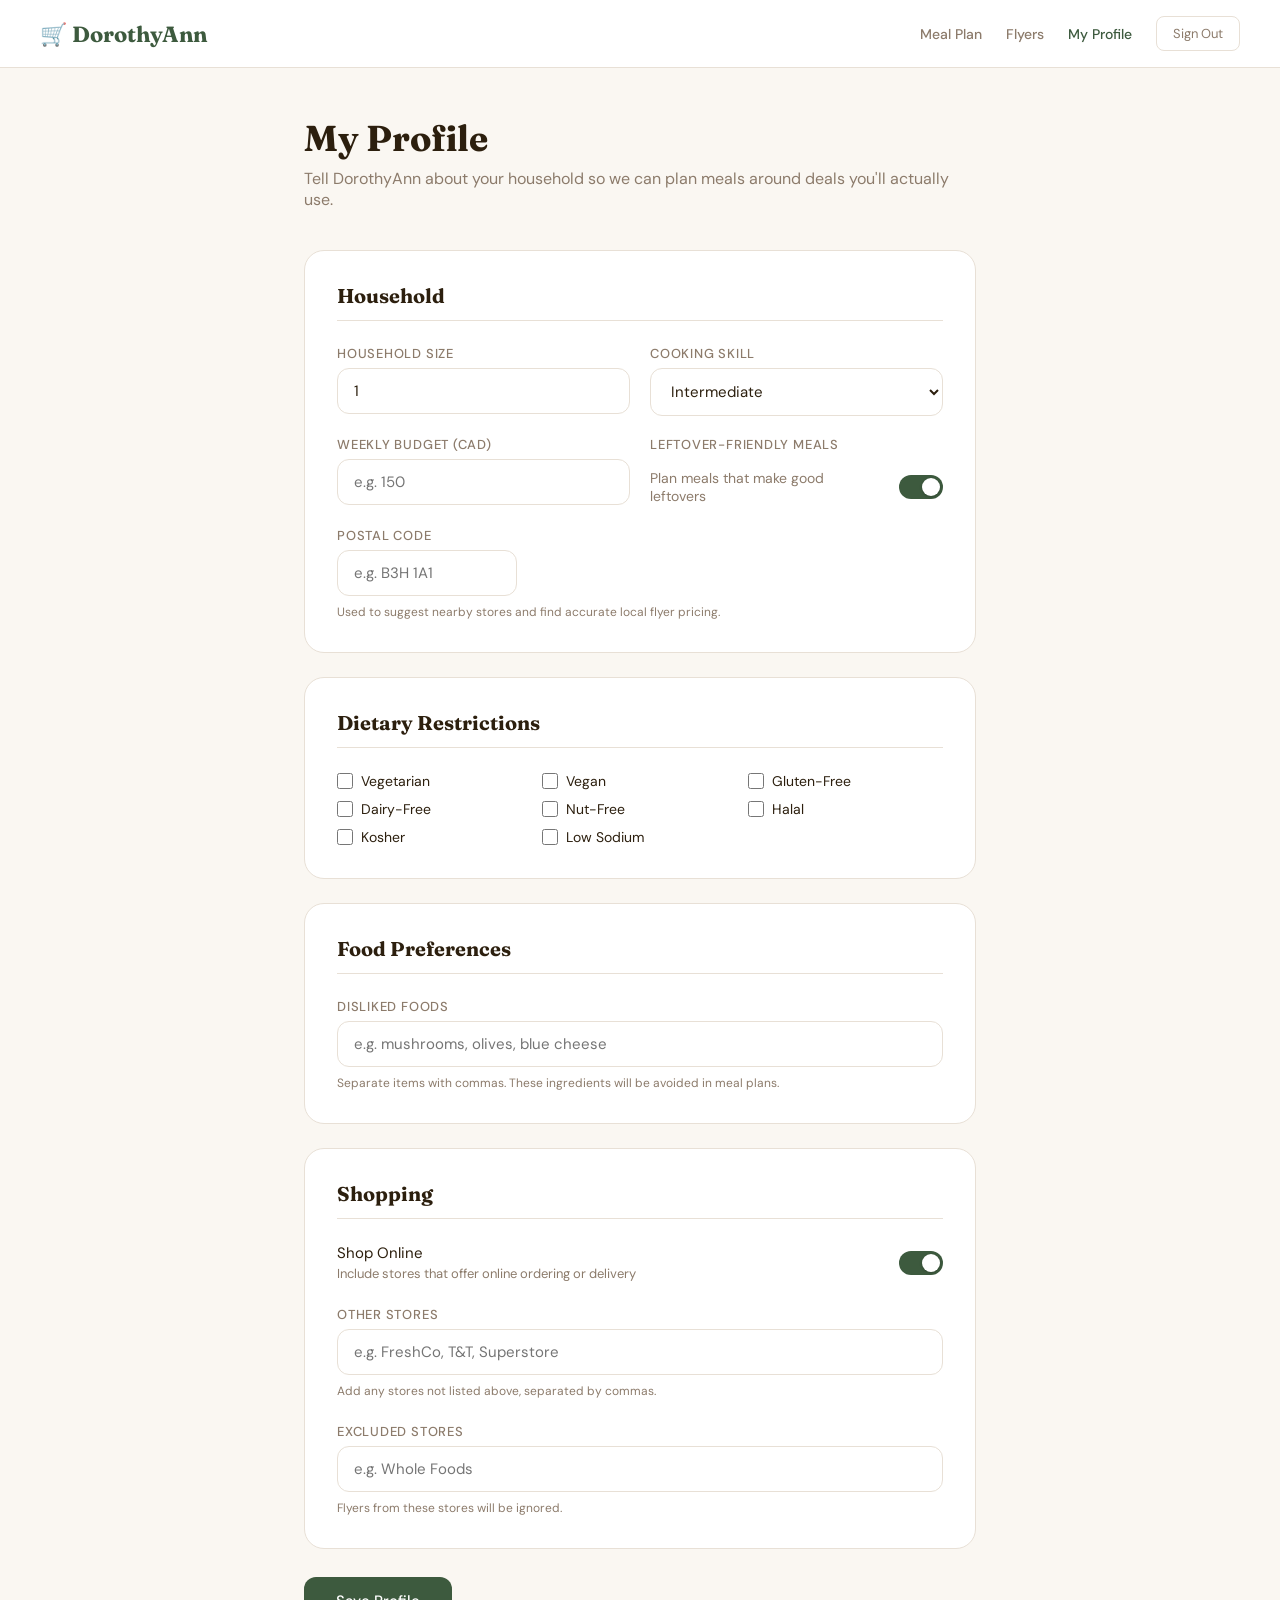
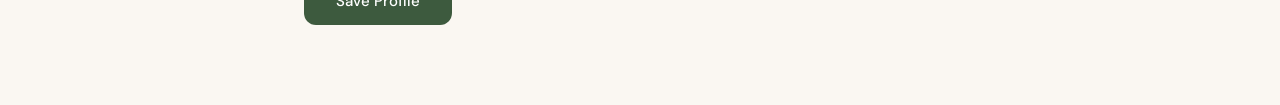
<file: frontend/pages/profile.html>
<!DOCTYPE html>
<html lang="en">
<head>
  <meta charset="UTF-8" />
  <meta name="viewport" content="width=device-width, initial-scale=1.0" />
  <title>DorothyAnn — My Profile</title>
  <link rel="preconnect" href="https://fonts.googleapis.com" />
  <link href="https://fonts.googleapis.com/css2?family=Fraunces:ital,wght@0,400;0,700;1,400&family=DM+Sans:wght@300;400;500&display=swap" rel="stylesheet" />
  <link rel="stylesheet" href="../css/style.css" />
  <style>
    .page-main {
      max-width: 720px;
      margin: 0 auto;
      padding: 48px 24px 80px;
    }

    .page-header {
      margin-bottom: 40px;
    }

    .page-header h1 {
      font-family: var(--font-display);
      font-size: 36px;
      color: var(--bark);
      margin-bottom: 8px;
    }

    .page-header p {
      color: var(--stone);
      font-size: 16px;
    }

    .profile-section {
      background: white;
      border-radius: var(--radius-lg);
      border: 1.5px solid var(--stone-light);
      padding: 32px;
      margin-bottom: 24px;
    }

    .section-title {
      font-family: var(--font-display);
      font-size: 20px;
      color: var(--bark);
      margin-bottom: 24px;
      padding-bottom: 12px;
      border-bottom: 1px solid var(--stone-light);
    }

    .form-grid {
      display: grid;
      grid-template-columns: 1fr 1fr;
      gap: 20px;
    }

    .form-group { display: flex; flex-direction: column; gap: 6px; }
    .form-group.full-width { grid-column: 1 / -1; }

    .form-group label {
      font-size: 13px;
      font-weight: 500;
      color: var(--stone);
      text-transform: uppercase;
      letter-spacing: 0.06em;
    }

    .form-group input[type="number"],
    .form-group input[type="text"],
    .form-group select {
      padding: 12px 16px;
      border: 1.5px solid var(--stone-light);
      border-radius: var(--radius);
      font-family: var(--font-body);
      font-size: 15px;
      color: var(--bark);
      background: white;
      transition: border-color 0.2s;
      width: 100%;
    }

    .form-group input:focus,
    .form-group select:focus {
      outline: none;
      border-color: var(--moss);
    }

    .input-hint {
      font-size: 12px;
      color: var(--stone);
      margin-top: 2px;
    }

    .checkbox-grid {
      display: grid;
      grid-template-columns: repeat(auto-fill, minmax(160px, 1fr));
      gap: 10px;
    }

    .checkbox-item {
      display: flex;
      align-items: center;
      gap: 8px;
      cursor: pointer;
      font-size: 14px;
      color: var(--bark);
    }

    .checkbox-item input[type="checkbox"] {
      width: 16px;
      height: 16px;
      accent-color: var(--moss);
      cursor: pointer;
      flex-shrink: 0;
    }

    .toggle-row {
      display: flex;
      align-items: center;
      justify-content: space-between;
      gap: 16px;
    }

    .toggle-label {
      font-size: 15px;
      color: var(--bark);
    }

    .toggle-label span {
      display: block;
      font-size: 13px;
      color: var(--stone);
      margin-top: 2px;
    }

    .toggle {
      position: relative;
      width: 44px;
      height: 24px;
      flex-shrink: 0;
    }

    .toggle input { opacity: 0; width: 0; height: 0; }

    .toggle-slider {
      position: absolute;
      inset: 0;
      background: var(--stone-light);
      border-radius: 24px;
      cursor: pointer;
      transition: background 0.2s;
    }

    .toggle-slider::before {
      content: '';
      position: absolute;
      width: 18px;
      height: 18px;
      left: 3px;
      top: 3px;
      background: white;
      border-radius: 50%;
      transition: transform 0.2s;
      box-shadow: 0 1px 3px rgba(0,0,0,0.2);
    }

    .toggle input:checked + .toggle-slider { background: var(--moss); }
    .toggle input:checked + .toggle-slider::before { transform: translateX(20px); }

    .form-actions {
      display: flex;
      align-items: center;
      gap: 16px;
      margin-top: 8px;
    }

    .success-msg {
      background: #f0fdf4;
      color: #16a34a;
      padding: 10px 14px;
      border-radius: 8px;
      font-size: 14px;
      border: 1px solid #bbf7d0;
    }

    .error-msg {
      background: #fef2f2;
      color: #dc2626;
      padding: 10px 14px;
      border-radius: 8px;
      font-size: 14px;
      border: 1px solid #fecaca;
    }

    @media (max-width: 600px) {
      .form-grid { grid-template-columns: 1fr; }
    }
  </style>
</head>
<body>

  <nav class="navbar">
    <a href="/" class="nav-brand" style="text-decoration:none;">🛒 DorothyAnn</a>
    <div class="nav-links">
      <a href="meal-plan.html" class="nav-link">Meal Plan</a>
      <a href="flyers.html" class="nav-link">Flyers</a>
      <a href="profile.html" class="nav-link" style="color: var(--moss);">My Profile</a>
      <button class="btn-logout" onclick="logout()">Sign Out</button>
    </div>
  </nav>

  <main class="page-main">
    <div class="page-header">
      <h1>My Profile</h1>
      <p>Tell DorothyAnn about your household so we can plan meals around deals you'll actually use.</p>
    </div>

    <!-- Household -->
    <div class="profile-section">
      <h2 class="section-title">Household</h2>
      <div class="form-grid">
        <div class="form-group">
          <label>Household Size</label>
          <input type="number" id="household-size" min="1" max="20" value="1" />
        </div>
        <div class="form-group">
          <label>Cooking Skill</label>
          <select id="cooking-skill">
            <option value="beginner">Beginner</option>
            <option value="intermediate" selected>Intermediate</option>
            <option value="advanced">Advanced</option>
          </select>
        </div>
        <div class="form-group">
          <label>Weekly Budget (CAD)</label>
          <input type="number" id="budget" min="0" step="10" placeholder="e.g. 150" />
        </div>
        <div class="form-group" style="justify-content: flex-end; padding-bottom: 2px;">
          <label>Leftover-Friendly Meals</label>
          <div class="toggle-row" style="margin-top: 10px;">
            <span class="toggle-label" style="font-size:14px; color: var(--stone);">Plan meals that make good leftovers</span>
            <label class="toggle">
              <input type="checkbox" id="leftover-friendly" checked />
              <span class="toggle-slider"></span>
            </label>
          </div>
        </div>
        <div class="form-group full-width">
          <label>Postal Code</label>
          <input type="text" id="postal-code" placeholder="e.g. B3H 1A1" maxlength="7" style="max-width: 180px;" />
          <p class="input-hint">Used to suggest nearby stores and find accurate local flyer pricing.</p>
        </div>
      </div>
    </div>

    <!-- Suggested Stores (shown when province is known) -->
    <div class="profile-section" id="suggested-stores-section" style="display: none;">
      <h2 class="section-title">Stores Near You</h2>
      <p style="color: var(--stone); font-size: 14px; margin-bottom: 16px;">
        These stores serve <strong id="province-name"></strong>. Check the ones you want flyers from — DorothyAnn will prioritise them when building your meal plan.
      </p>
      <div class="checkbox-grid" id="suggested-stores-grid"></div>
    </div>

    <!-- Dietary Restrictions -->
    <div class="profile-section">
      <h2 class="section-title">Dietary Restrictions</h2>
      <div class="checkbox-grid" id="dietary-restrictions-grid">
        <label class="checkbox-item"><input type="checkbox" value="vegetarian" /> Vegetarian</label>
        <label class="checkbox-item"><input type="checkbox" value="vegan" /> Vegan</label>
        <label class="checkbox-item"><input type="checkbox" value="gluten-free" /> Gluten-Free</label>
        <label class="checkbox-item"><input type="checkbox" value="dairy-free" /> Dairy-Free</label>
        <label class="checkbox-item"><input type="checkbox" value="nut-free" /> Nut-Free</label>
        <label class="checkbox-item"><input type="checkbox" value="halal" /> Halal</label>
        <label class="checkbox-item"><input type="checkbox" value="kosher" /> Kosher</label>
        <label class="checkbox-item"><input type="checkbox" value="low-sodium" /> Low Sodium</label>
      </div>
    </div>

    <!-- Food Preferences -->
    <div class="profile-section">
      <h2 class="section-title">Food Preferences</h2>
      <div class="form-group">
        <label>Disliked Foods</label>
        <input type="text" id="disliked-foods" placeholder="e.g. mushrooms, olives, blue cheese" />
        <p class="input-hint">Separate items with commas. These ingredients will be avoided in meal plans.</p>
      </div>
    </div>

    <!-- Shopping -->
    <div class="profile-section">
      <h2 class="section-title">Shopping</h2>
      <div style="display: flex; flex-direction: column; gap: 24px;">
        <div class="toggle-row">
          <div class="toggle-label">
            Shop Online
            <span>Include stores that offer online ordering or delivery</span>
          </div>
          <label class="toggle">
            <input type="checkbox" id="shop-online" checked onchange="toggleWalkDistance()" />
            <span class="toggle-slider"></span>
          </label>
        </div>

        <div id="walk-distance-group" class="form-group" style="display: none;">
          <label>Max Walking Distance (km)</label>
          <input type="number" id="max-walk" min="0" max="50" step="0.5" value="2" />
          <p class="input-hint">Only stores within this distance will be considered for in-store shopping.</p>
        </div>

        <div class="form-group">
          <label>Other Stores</label>
          <input type="text" id="preferred-stores" placeholder="e.g. FreshCo, T&T, Superstore" />
          <p class="input-hint">Add any stores not listed above, separated by commas.</p>
        </div>

        <div class="form-group">
          <label>Excluded Stores</label>
          <input type="text" id="excluded-stores" placeholder="e.g. Whole Foods" />
          <p class="input-hint">Flyers from these stores will be ignored.</p>
        </div>
      </div>
    </div>

    <div class="form-actions">
      <button class="btn-primary" onclick="saveProfile()" style="width: auto; padding: 14px 32px;">Save Profile</button>
      <div id="status-msg" class="hidden"></div>
    </div>
  </main>

  <script src="../js/api.js"></script>
  <script>
    let _suggestedStores = [];

    // Redirect to home if not logged in
    window.addEventListener("DOMContentLoaded", async () => {
      const user = await api.get("/auth/me");
      if (!user.id) {
        window.location.href = "/";
        return;
      }
      loadProfile();
    });

    function toggleWalkDistance() {
      const online = document.getElementById("shop-online").checked;
      document.getElementById("walk-distance-group").style.display = online ? "none" : "block";
    }

    function renderSuggestedStores(stores, province, preferredStores) {
      _suggestedStores = stores;
      document.getElementById("province-name").textContent = province;
      const grid = document.getElementById("suggested-stores-grid");
      grid.innerHTML = stores.map(store => `
        <label class="checkbox-item">
          <input type="checkbox" value="${store}" ${preferredStores.includes(store) ? "checked" : ""} />
          ${store}
        </label>
      `).join("");
      document.getElementById("suggested-stores-section").style.display = "block";
    }

    function getCheckedSuggestedStores() {
      return [...document.querySelectorAll("#suggested-stores-grid input[type=checkbox]")]
        .filter(cb => cb.checked)
        .map(cb => cb.value);
    }

    async function loadProfile() {
      const data = await api.get("/profile");
      if (data.error) return; // no profile yet, leave defaults

      document.getElementById("household-size").value = data.household_size ?? 1;
      document.getElementById("cooking-skill").value = data.cooking_skill ?? "intermediate";
      document.getElementById("budget").value = data.budget_per_week ?? "";
      document.getElementById("leftover-friendly").checked = data.leftover_friendly ?? true;
      document.getElementById("shop-online").checked = data.shop_online ?? true;
      document.getElementById("max-walk").value = data.max_walk_km ?? 2;
      document.getElementById("excluded-stores").value = (data.excluded_stores ?? []).join(", ");
      document.getElementById("disliked-foods").value = (data.disliked_foods ?? []).join(", ");

      if (data.postal_code) {
        document.getElementById("postal-code").value = data.postal_code;
      }

      const preferred = data.preferred_stores ?? [];

      if (data.suggested_stores && data.suggested_stores.length > 0 && data.province) {
        renderSuggestedStores(data.suggested_stores, data.province, preferred);
        // Show only stores not in the suggested list in the text input
        const custom = preferred.filter(s => !data.suggested_stores.includes(s));
        document.getElementById("preferred-stores").value = custom.join(", ");
      } else {
        document.getElementById("preferred-stores").value = preferred.join(", ");
      }

      // Tick dietary restriction checkboxes
      const restrictions = data.dietary_restrictions ?? [];
      document.querySelectorAll("#dietary-restrictions-grid input[type=checkbox]").forEach(cb => {
        cb.checked = restrictions.includes(cb.value);
      });

      toggleWalkDistance();
    }

    function splitTags(str) {
      return str.split(",").map(s => s.trim()).filter(Boolean);
    }

    async function saveProfile() {
      const restrictions = [...document.querySelectorAll("#dietary-restrictions-grid input[type=checkbox]")]
        .filter(cb => cb.checked)
        .map(cb => cb.value);

      const checkedSuggested = getCheckedSuggestedStores();
      const customStores = splitTags(document.getElementById("preferred-stores").value);
      const preferred = [...new Set([...checkedSuggested, ...customStores])];

      const payload = {
        household_size: parseInt(document.getElementById("household-size").value) || 1,
        cooking_skill: document.getElementById("cooking-skill").value,
        budget_per_week: parseFloat(document.getElementById("budget").value) || null,
        leftover_friendly: document.getElementById("leftover-friendly").checked,
        shop_online: document.getElementById("shop-online").checked,
        max_walk_km: parseFloat(document.getElementById("max-walk").value) || 2,
        postal_code: document.getElementById("postal-code").value.trim() || null,
        preferred_stores: preferred,
        excluded_stores: splitTags(document.getElementById("excluded-stores").value),
        disliked_foods: splitTags(document.getElementById("disliked-foods").value),
        dietary_restrictions: restrictions,
      };

      const data = await api.put("/profile", payload);
      const statusEl = document.getElementById("status-msg");
      statusEl.classList.remove("hidden", "success-msg", "error-msg");

      if (data.error) {
        statusEl.className = "error-msg";
        statusEl.textContent = data.error;
      } else {
        // Show suggested stores if returned (new postal code or province changed)
        if (data.suggested_stores && data.suggested_stores.length > 0 && data.province) {
          renderSuggestedStores(data.suggested_stores, data.province, preferred);
          const custom = preferred.filter(s => !data.suggested_stores.includes(s));
          document.getElementById("preferred-stores").value = custom.join(", ");
        }
        statusEl.className = "success-msg";
        statusEl.textContent = "Profile saved!";
        setTimeout(() => statusEl.classList.add("hidden"), 3000);
      }
    }

    async function logout() {
      await api.post("/auth/logout", {});
      window.location.href = "/";
    }
  </script>
</body>
</html>
</file>
<file: frontend/css/style.css>
/* DorothyAnn — Stylesheet
   Aesthetic: warm, organic, editorial — like a farmers market meets a recipe magazine
*/

:root {
  --cream: #faf7f2;
  --warm-white: #fffef9;
  --bark: #2c1f0e;
  --moss: #3d5a3e;
  --moss-light: #5a7f5c;
  --amber: #d4820a;
  --amber-light: #f5a623;
  --terracotta: #c4622d;
  --stone: #8c7b6b;
  --stone-light: #e8e0d6;
  --shadow: rgba(44, 31, 14, 0.1);

  --font-display: 'Fraunces', Georgia, serif;
  --font-body: 'DM Sans', system-ui, sans-serif;

  --radius: 12px;
  --radius-lg: 20px;
}

* { box-sizing: border-box; margin: 0; padding: 0; }

body {
  font-family: var(--font-body);
  background: var(--cream);
  color: var(--bark);
  min-height: 100vh;
}

/* --- Screens --- */
.screen { min-height: 100vh; }
.hidden { display: none !important; }

/* --- Auth Layout --- */
.auth-layout {
  display: grid;
  grid-template-columns: 1fr 1fr;
  min-height: 100vh;
}

.auth-brand {
  background: var(--moss);
  padding: 60px 50px;
  display: flex;
  flex-direction: column;
  justify-content: center;
  color: white;
  position: relative;
  overflow: hidden;
}

.auth-brand::before {
  content: '';
  position: absolute;
  top: -100px;
  right: -100px;
  width: 400px;
  height: 400px;
  background: rgba(255,255,255,0.04);
  border-radius: 50%;
}

.brand-mark {
  font-size: 48px;
  margin-bottom: 16px;
}

.brand-name {
  font-family: var(--font-display);
  font-size: 48px;
  font-weight: 700;
  color: white;
  margin-bottom: 16px;
  line-height: 1;
}

.brand-tagline {
  font-size: 20px;
  line-height: 1.5;
  color: rgba(255,255,255,0.85);
  margin-bottom: 40px;
}

.brand-tagline em {
  font-family: var(--font-display);
  font-style: italic;
  color: var(--amber-light);
}

.brand-features {
  list-style: none;
  display: flex;
  flex-direction: column;
  gap: 12px;
}

.brand-features li {
  font-size: 15px;
  color: rgba(255,255,255,0.8);
  letter-spacing: 0.01em;
}

/* --- Auth Card --- */
.auth-card {
  background: var(--warm-white);
  display: flex;
  flex-direction: column;
  justify-content: center;
  padding: 60px 50px;
}

.auth-tabs {
  display: flex;
  gap: 4px;
  background: var(--stone-light);
  border-radius: var(--radius);
  padding: 4px;
  margin-bottom: 32px;
}

.tab-btn {
  flex: 1;
  padding: 10px;
  border: none;
  background: transparent;
  border-radius: 8px;
  font-family: var(--font-body);
  font-size: 14px;
  font-weight: 500;
  color: var(--stone);
  cursor: pointer;
  transition: all 0.2s;
}

.tab-btn.active {
  background: white;
  color: var(--bark);
  box-shadow: 0 1px 4px var(--shadow);
}

.tab-content { display: none; flex-direction: column; gap: 18px; }
.tab-content.active { display: flex; }

.form-group { display: flex; flex-direction: column; gap: 6px; }

.form-group label {
  font-size: 13px;
  font-weight: 500;
  color: var(--stone);
  text-transform: uppercase;
  letter-spacing: 0.06em;
}

.form-group input {
  padding: 12px 16px;
  border: 1.5px solid var(--stone-light);
  border-radius: var(--radius);
  font-family: var(--font-body);
  font-size: 15px;
  color: var(--bark);
  background: white;
  transition: border-color 0.2s;
}

.form-group input:focus {
  outline: none;
  border-color: var(--moss);
}

.btn-primary {
  padding: 14px;
  background: var(--moss);
  color: white;
  border: none;
  border-radius: var(--radius);
  font-family: var(--font-body);
  font-size: 15px;
  font-weight: 500;
  cursor: pointer;
  transition: background 0.2s, transform 0.1s;
  margin-top: 4px;
}

.btn-primary:hover { background: var(--moss-light); }
.btn-primary:active { transform: scale(0.99); }

.btn-secondary {
  display: inline-block;
  padding: 10px 20px;
  background: white;
  color: var(--moss);
  border: 1.5px solid var(--moss);
  border-radius: var(--radius);
  font-family: var(--font-body);
  font-size: 14px;
  font-weight: 500;
  text-decoration: none;
  cursor: pointer;
  transition: all 0.2s;
}

.btn-secondary:hover { background: var(--moss); color: white; }

.error-msg {
  background: #fef2f2;
  color: #dc2626;
  padding: 10px 14px;
  border-radius: 8px;
  font-size: 14px;
  border: 1px solid #fecaca;
}

/* --- Navbar --- */
.navbar {
  display: flex;
  align-items: center;
  justify-content: space-between;
  padding: 16px 40px;
  background: white;
  border-bottom: 1px solid var(--stone-light);
  position: sticky;
  top: 0;
  z-index: 100;
}

.nav-brand {
  font-family: var(--font-display);
  font-size: 22px;
  font-weight: 700;
  color: var(--moss);
}

.nav-links {
  display: flex;
  align-items: center;
  gap: 24px;
}

.nav-link {
  color: var(--stone);
  text-decoration: none;
  font-size: 14px;
  font-weight: 500;
  transition: color 0.2s;
}

.nav-link:hover { color: var(--moss); }

.btn-logout {
  padding: 8px 16px;
  background: transparent;
  border: 1.5px solid var(--stone-light);
  border-radius: 8px;
  font-family: var(--font-body);
  font-size: 13px;
  color: var(--stone);
  cursor: pointer;
  transition: all 0.2s;
}

.btn-logout:hover { border-color: var(--terracotta); color: var(--terracotta); }

/* --- Dashboard --- */
.dashboard {
  max-width: 1000px;
  margin: 0 auto;
  padding: 48px 24px;
}

.welcome-banner {
  margin-bottom: 40px;
}

.welcome-banner h2 {
  font-family: var(--font-display);
  font-size: 36px;
  color: var(--bark);
  margin-bottom: 8px;
}

.welcome-banner p {
  color: var(--stone);
  font-size: 16px;
}

.cards-grid {
  display: grid;
  grid-template-columns: repeat(3, 1fr);
  gap: 20px;
  margin-bottom: 32px;
}

.card {
  background: white;
  border-radius: var(--radius-lg);
  padding: 28px;
  cursor: pointer;
  border: 1.5px solid var(--stone-light);
  transition: all 0.2s;
  display: flex;
  flex-direction: column;
  gap: 8px;
}

.card:hover {
  border-color: var(--moss);
  transform: translateY(-2px);
  box-shadow: 0 8px 24px var(--shadow);
}

.card-icon { font-size: 32px; margin-bottom: 4px; }
.card h3 { font-family: var(--font-display); font-size: 20px; }
.card p { font-size: 14px; color: var(--stone); line-height: 1.5; flex: 1; }
.card-action { font-size: 13px; color: var(--moss); font-weight: 500; }

.setup-prompt {
  background: #fff8ed;
  border: 1.5px solid var(--amber-light);
  border-radius: var(--radius);
  padding: 20px 24px;
  display: flex;
  align-items: center;
  justify-content: space-between;
  gap: 16px;
}

.setup-prompt p { font-size: 15px; color: var(--bark); }

/* --- Responsive --- */
@media (max-width: 768px) {
  .auth-layout { grid-template-columns: 1fr; }
  .auth-brand { padding: 40px 28px; }
  .auth-card { padding: 40px 28px; }
  .cards-grid { grid-template-columns: 1fr; }
  .navbar { padding: 16px 20px; }
  .setup-prompt { flex-direction: column; align-items: flex-start; }
}
</file>
